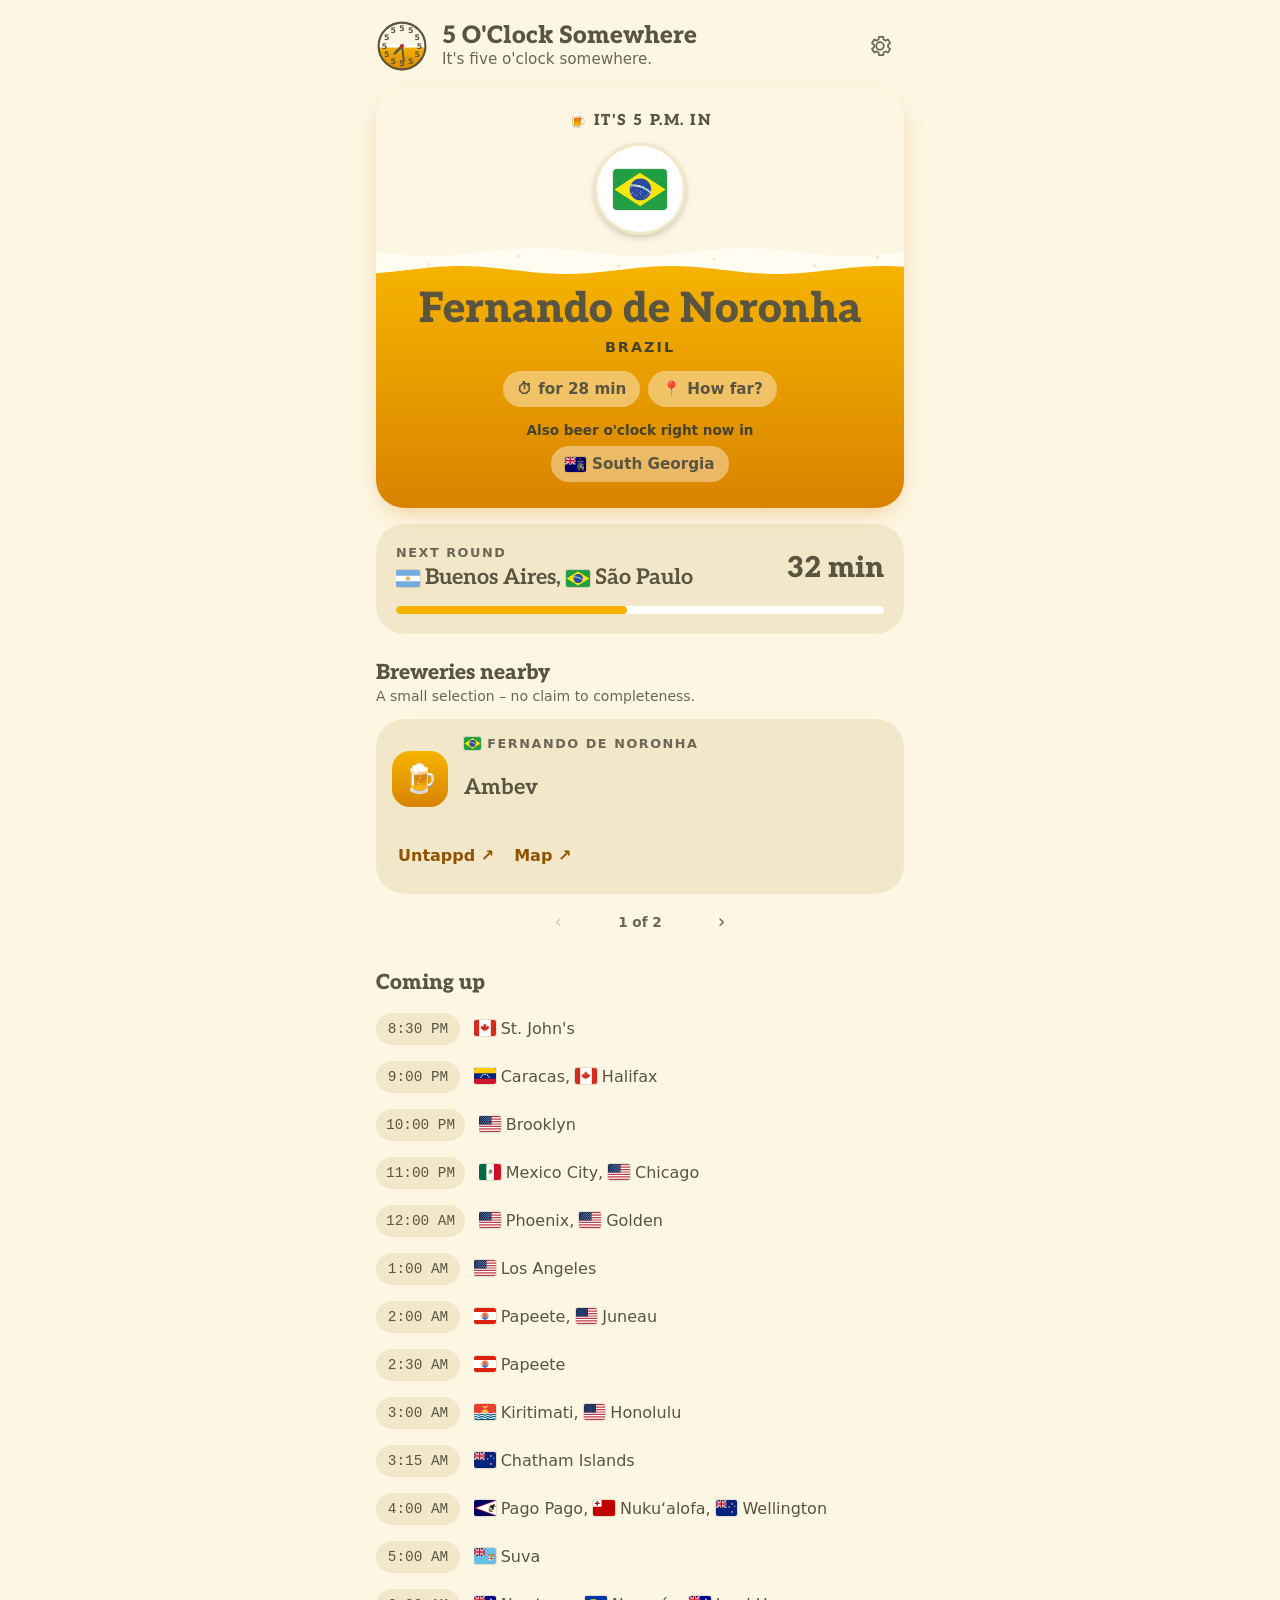
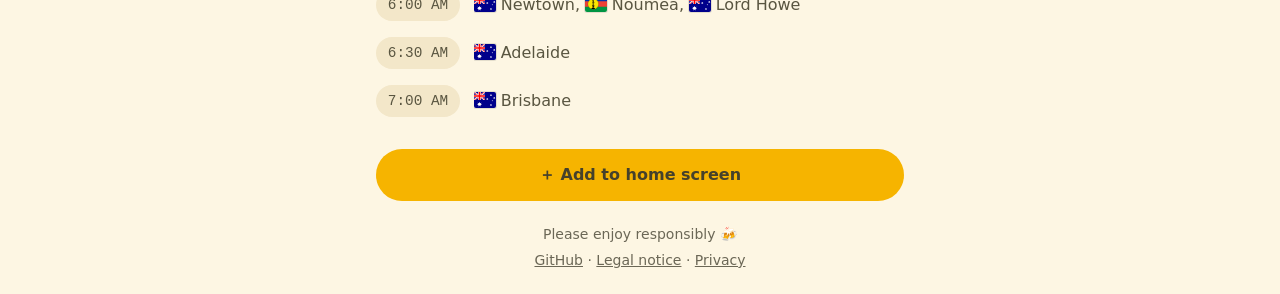
<file: web/index.html>
<!doctype html>
<html lang="de">
<head>
  <meta charset="utf-8">
  <meta name="viewport" content="width=device-width, initial-scale=1, viewport-fit=cover">
  <title>Irgendwo ist immer Vier</title>
  <meta name="description" content="Wo auf der Welt gerade Bierzeit ist – frei nach „Kein Bier vor Vier“. Where in the world it's five o'clock right now.">
  <meta name="theme-color" content="#FDF6E3">
  <meta name="color-scheme" content="light">
  <script>
    // Pick title, icon and install manifest before the page loads, so the
    // browser offers the matching edition for the home screen.
    (function () {
      var lang;
      try { lang = localStorage.getItem('lang'); } catch (e) {}
      if (lang !== 'de' && lang !== 'en') lang = (navigator.language || 'en').slice(0, 2) === 'de' ? 'de' : 'en';
      var e = lang === 'de' ? 'vier' : 'five';
      document.documentElement.lang = lang;
      document.title = lang === 'de' ? 'Irgendwo ist immer Vier' : "5 O'Clock Somewhere";
      document.write('<link rel="manifest" href="manifest-' + lang + '.webmanifest">' +
        '<link rel="icon" type="image/png" href="icons/' + e + '-64.png">' +
        '<link rel="apple-touch-icon" href="icons/' + e + '-180.png">');
    })();
  </script>
  <meta name="apple-mobile-web-app-capable" content="yes">
  <meta name="apple-mobile-web-app-status-bar-style" content="default">
  <link rel="preload" href="fonts/aleo.ttf" as="font" type="font/ttf" crossorigin>
  <link rel="stylesheet" href="css/style.css">
  <script type="module" src="js/app.js"></script>
</head>
<body>
  <main id="app" aria-live="off">
    <header class="top">
      <div id="dial" class="dial" aria-hidden="true"></div>
      <div class="titles">
        <h1 id="title"></h1>
        <p id="tagline" class="soft"></p>
      </div>
      <button id="open-settings" class="icon-button" type="button">
        <svg viewBox="0 0 24 24" aria-hidden="true"><path d="M19.4 13a7.5 7.5 0 0 0 0-2l2-1.6-2-3.4-2.4 1a7 7 0 0 0-1.7-1L15 3.5h-4L10.7 6a7 7 0 0 0-1.7 1l-2.4-1-2 3.4L6.6 11a7.5 7.5 0 0 0 0 2l-2 1.6 2 3.4 2.4-1a7 7 0 0 0 1.7 1l.3 2.5h4l.3-2.5a7 7 0 0 0 1.7-1l2.4 1 2-3.4zM12 15.5a3.5 3.5 0 1 1 0-7 3.5 3.5 0 0 1 0 7z" fill="none" stroke="currentColor" stroke-width="1.6" stroke-linejoin="round"/></svg>
        <span class="visually-hidden" id="settings-label"></span>
      </button>
    </header>

    <section class="glass" id="glass" aria-labelledby="saying"></section>
    <section class="card next" id="next"></section>

    <section aria-labelledby="breweries-title">
      <h2 class="section-title" id="breweries-title"></h2>
      <p class="soft small" id="selection-note"></p>
      <div id="carousel"></div>
    </section>

    <section aria-labelledby="upcoming-title">
      <h2 class="section-title" id="upcoming-title"></h2>
      <ol class="upcoming" id="upcoming"></ol>
    </section>

    <button id="install" class="install" type="button" hidden></button>
    <p id="install-hint" class="install-hint" role="status" hidden></p>

    <footer>
      <p id="responsibly"></p>
      <p class="links">
        <a href="https://github.com/omphteliba/kein-bier-vor-vier" rel="noopener">GitHub</a> ·
        <a id="imprint-link" href="impressum.html"></a> ·
        <a id="privacy-link" href="datenschutz.html"></a>
      </p>
    </footer>
  </main>

  <dialog id="settings" aria-labelledby="settings-title">
    <form method="dialog">
      <h2 id="settings-title"></h2>
      <fieldset>
        <legend id="saying-legend"></legend>
        <label><input type="radio" name="edition" value="auto"> <span id="edition-auto"></span></label>
        <label><input type="radio" name="edition" value="vier"> <span id="edition-vier"></span></label>
        <label><input type="radio" name="edition" value="five"> <span id="edition-five"></span></label>
      </fieldset>
      <fieldset>
        <legend id="language-legend"></legend>
        <label><input type="radio" name="lang" value="auto"> <span id="lang-auto"></span></label>
        <label><input type="radio" name="lang" value="de"> Deutsch</label>
        <label><input type="radio" name="lang" value="en"> English</label>
      </fieldset>
      <div class="dialog-actions"><button id="close-settings" value="close"></button></div>
    </form>
  </dialog>

  <noscript><p class="noscript">Diese Seite braucht JavaScript. · This page needs JavaScript.</p></noscript>
</body>
</html>
</file>
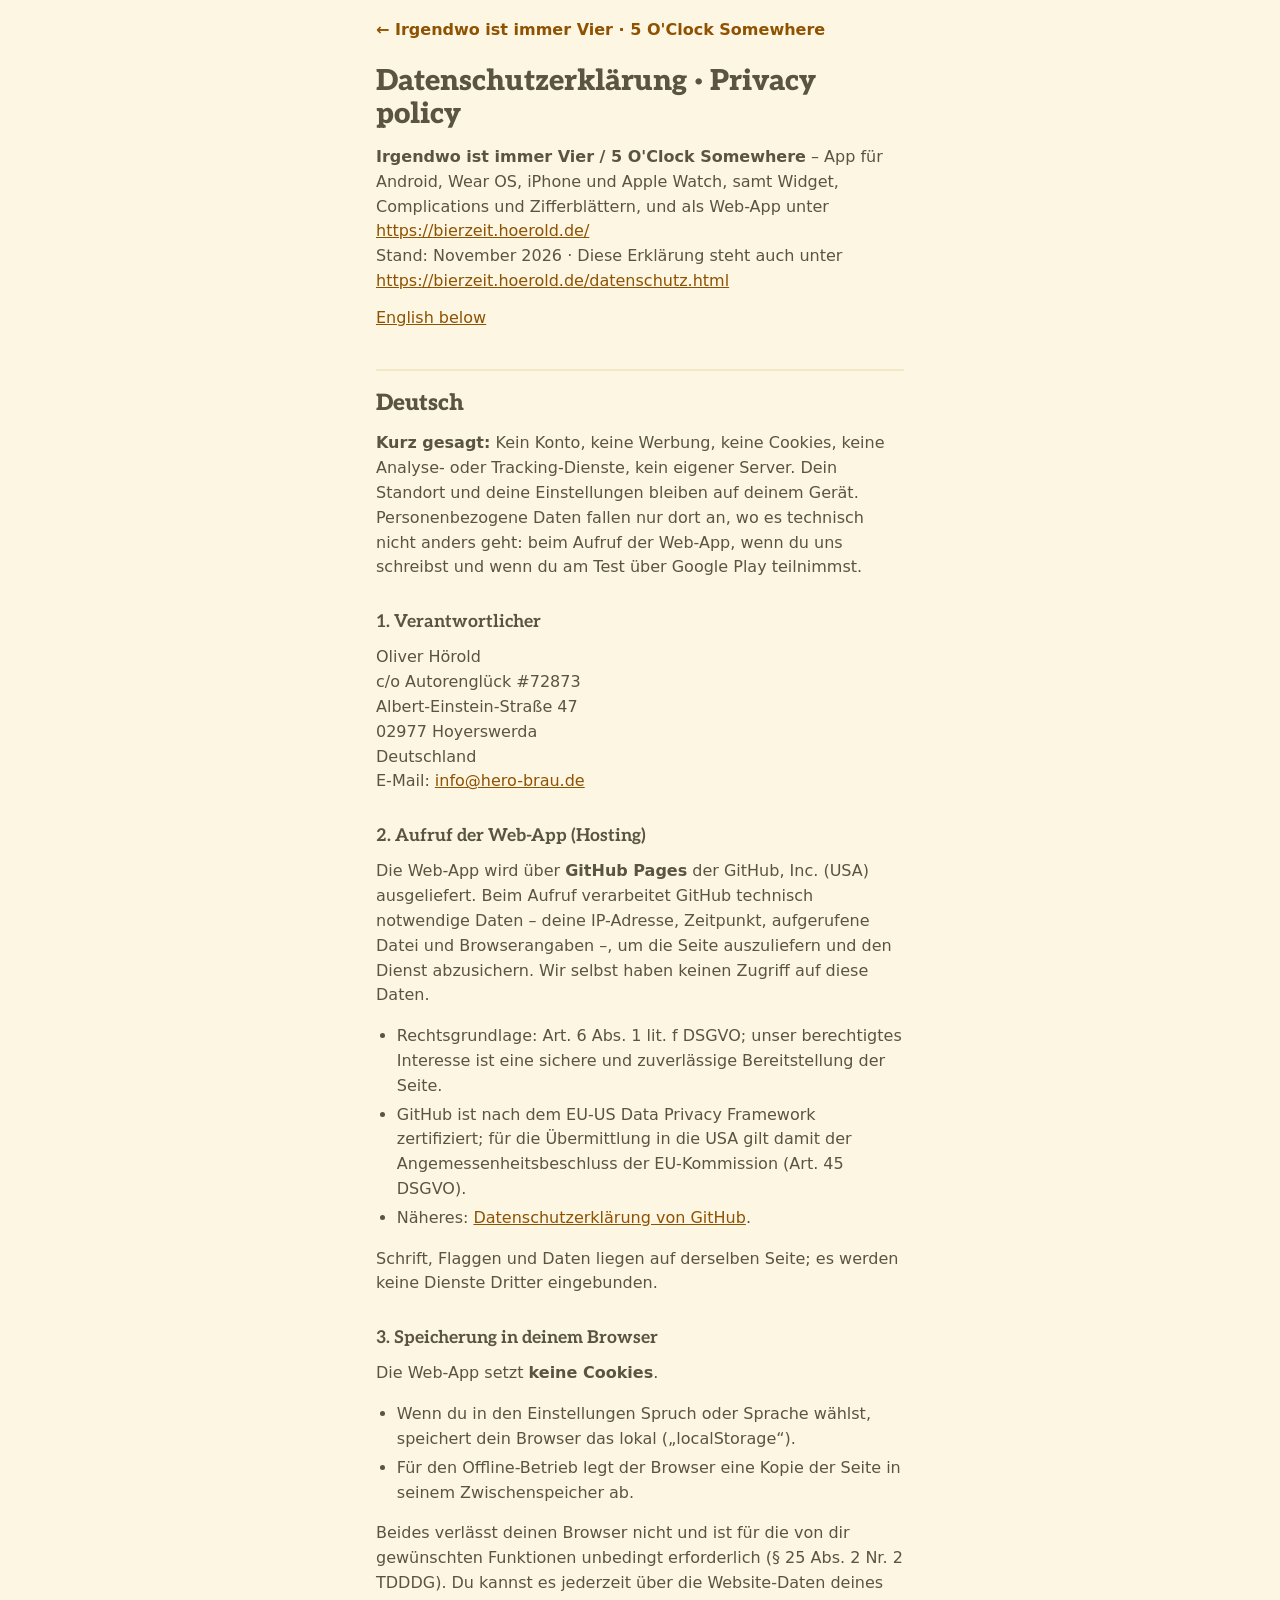
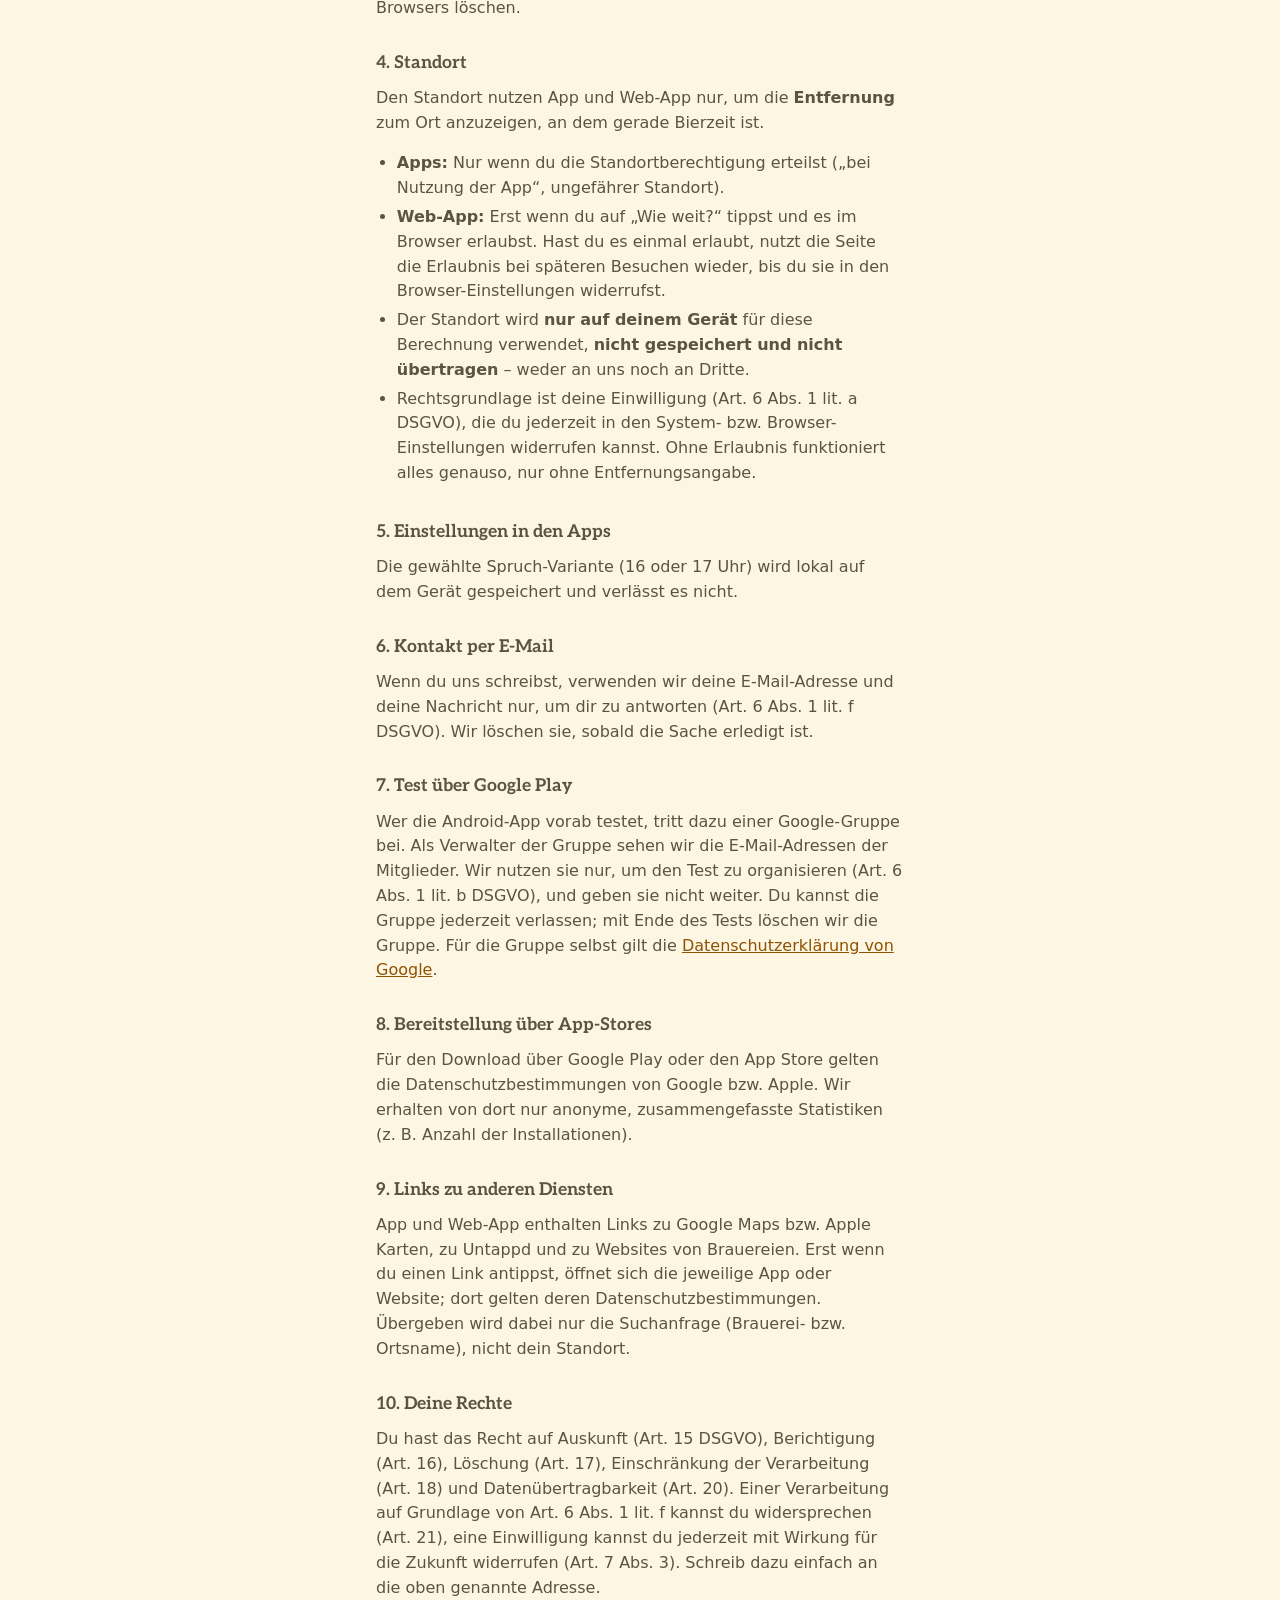
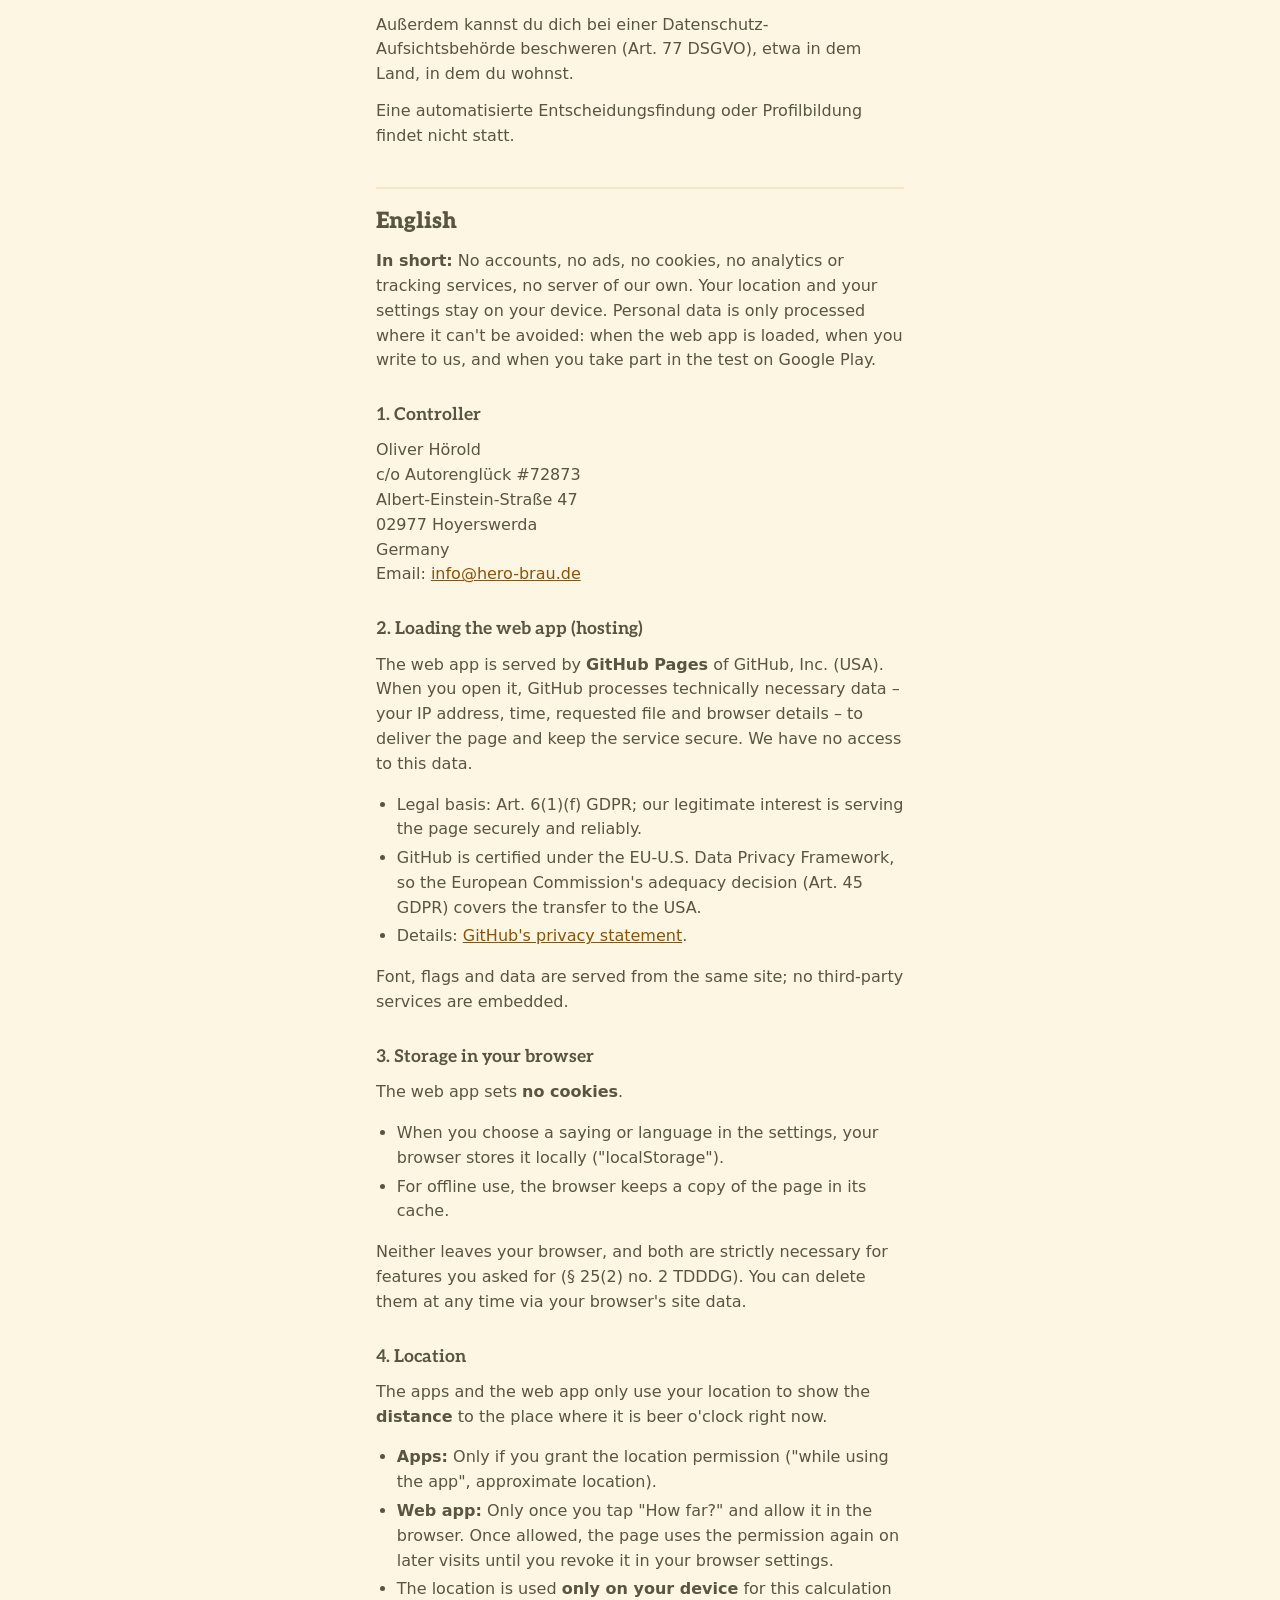
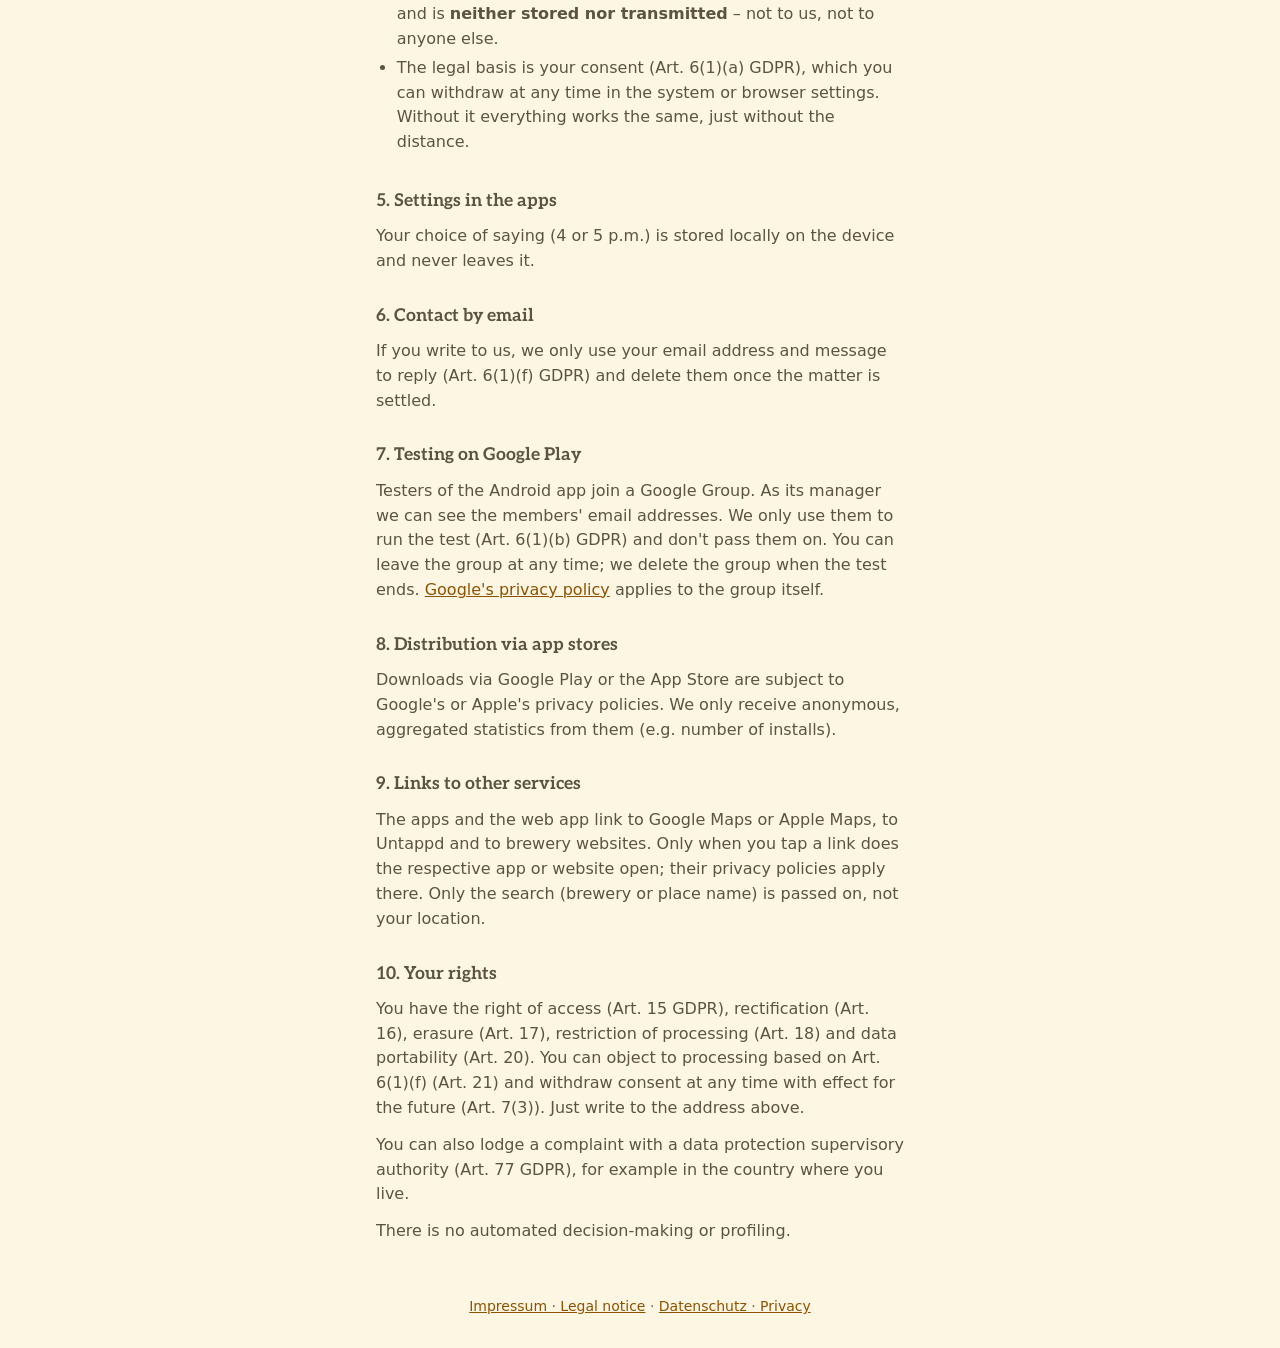
<file: web/datenschutz.html>
<!doctype html>
<!-- Generated by tools/make_legal.py from docs/ – edit the Markdown there. -->
<html lang="de">
<head>
  <meta charset="utf-8">
  <meta name="viewport" content="width=device-width, initial-scale=1">
  <title>Datenschutz · Privacy – Irgendwo ist immer Vier</title>
  <meta name="color-scheme" content="light">
  <link rel="icon" type="image/png" href="icons/vier-64.png">
  <link rel="stylesheet" href="css/style.css">
</head>
<body>
  <main class="legal">
    <p><a class="back" href="./">← Irgendwo ist immer Vier · 5 O'Clock Somewhere</a></p>
<h1>Datenschutzerklärung · Privacy policy</h1>
<p><strong>Irgendwo ist immer Vier / 5 O'Clock Somewhere</strong> – App für Android, Wear OS, iPhone und Apple Watch, samt Widget, Complications und Zifferblättern, und als Web-App unter <a href="https://bierzeit.hoerold.de/" rel="noopener">https://bierzeit.hoerold.de/</a><br>
Stand: November 2026 · Diese Erklärung steht auch unter <a href="https://bierzeit.hoerold.de/datenschutz.html" rel="noopener">https://bierzeit.hoerold.de/datenschutz.html</a></p>
<p><a href="#english">English below</a></p>
<h2 id="deutsch">Deutsch</h2>
<p><strong>Kurz gesagt:</strong> Kein Konto, keine Werbung, keine Cookies, keine Analyse- oder Tracking-Dienste, kein eigener Server. Dein Standort und deine Einstellungen bleiben auf deinem Gerät. Personenbezogene Daten fallen nur dort an, wo es technisch nicht anders geht: beim Aufruf der Web-App, wenn du uns schreibst und wenn du am Test über Google Play teilnimmst.</p>
<h3>1. Verantwortlicher</h3>
<p>Oliver Hörold<br>
c/o Autorenglück #72873<br>
Albert-Einstein-Straße 47<br>
02977 Hoyerswerda<br>
Deutschland<br>
E-Mail: <a href="mailto:info@hero-brau.de">info@hero-brau.de</a></p>
<h3>2. Aufruf der Web-App (Hosting)</h3>
<p>Die Web-App wird über <strong>GitHub Pages</strong> der GitHub, Inc. (USA) ausgeliefert. Beim Aufruf verarbeitet GitHub technisch notwendige Daten – deine IP-Adresse, Zeitpunkt, aufgerufene Datei und Browserangaben –, um die Seite auszuliefern und den Dienst abzusichern. Wir selbst haben keinen Zugriff auf diese Daten.</p>
<ul>
<li>Rechtsgrundlage: Art. 6 Abs. 1 lit. f DSGVO; unser berechtigtes Interesse ist eine sichere und zuverlässige Bereitstellung der Seite.</li>
<li>GitHub ist nach dem EU-US Data Privacy Framework zertifiziert; für die Übermittlung in die USA gilt damit der Angemessenheitsbeschluss der EU-Kommission (Art. 45 DSGVO).</li>
<li>Näheres: <a href="https://docs.github.com/de/site-policy/privacy-policies/github-general-privacy-statement" rel="noopener">Datenschutzerklärung von GitHub</a>.</li>
</ul>
<p>Schrift, Flaggen und Daten liegen auf derselben Seite; es werden keine Dienste Dritter eingebunden.</p>
<h3>3. Speicherung in deinem Browser</h3>
<p>Die Web-App setzt <strong>keine Cookies</strong>.</p>
<ul>
<li>Wenn du in den Einstellungen Spruch oder Sprache wählst, speichert dein Browser das lokal („localStorage“).</li>
<li>Für den Offline-Betrieb legt der Browser eine Kopie der Seite in seinem Zwischenspeicher ab.</li>
</ul>
<p>Beides verlässt deinen Browser nicht und ist für die von dir gewünschten Funktionen unbedingt erforderlich (§ 25 Abs. 2 Nr. 2 TDDDG). Du kannst es jederzeit über die Website-Daten deines Browsers löschen.</p>
<h3>4. Standort</h3>
<p>Den Standort nutzen App und Web-App nur, um die <strong>Entfernung</strong> zum Ort anzuzeigen, an dem gerade Bierzeit ist.</p>
<ul>
<li><strong>Apps:</strong> Nur wenn du die Standortberechtigung erteilst („bei Nutzung der App“, ungefährer Standort).</li>
<li><strong>Web-App:</strong> Erst wenn du auf „Wie weit?“ tippst und es im Browser erlaubst. Hast du es einmal erlaubt, nutzt die Seite die Erlaubnis bei späteren Besuchen wieder, bis du sie in den Browser-Einstellungen widerrufst.</li>
<li>Der Standort wird <strong>nur auf deinem Gerät</strong> für diese Berechnung verwendet, <strong>nicht gespeichert und nicht übertragen</strong> – weder an uns noch an Dritte.</li>
<li>Rechtsgrundlage ist deine Einwilligung (Art. 6 Abs. 1 lit. a DSGVO), die du jederzeit in den System- bzw. Browser-Einstellungen widerrufen kannst. Ohne Erlaubnis funktioniert alles genauso, nur ohne Entfernungsangabe.</li>
</ul>
<h3>5. Einstellungen in den Apps</h3>
<p>Die gewählte Spruch-Variante (16 oder 17 Uhr) wird lokal auf dem Gerät gespeichert und verlässt es nicht.</p>
<h3>6. Kontakt per E-Mail</h3>
<p>Wenn du uns schreibst, verwenden wir deine E-Mail-Adresse und deine Nachricht nur, um dir zu antworten (Art. 6 Abs. 1 lit. f DSGVO). Wir löschen sie, sobald die Sache erledigt ist.</p>
<h3>7. Test über Google Play</h3>
<p>Wer die Android-App vorab testet, tritt dazu einer Google-Gruppe bei. Als Verwalter der Gruppe sehen wir die E-Mail-Adressen der Mitglieder. Wir nutzen sie nur, um den Test zu organisieren (Art. 6 Abs. 1 lit. b DSGVO), und geben sie nicht weiter. Du kannst die Gruppe jederzeit verlassen; mit Ende des Tests löschen wir die Gruppe. Für die Gruppe selbst gilt die <a href="https://policies.google.com/privacy" rel="noopener">Datenschutzerklärung von Google</a>.</p>
<h3>8. Bereitstellung über App-Stores</h3>
<p>Für den Download über Google Play oder den App Store gelten die Datenschutzbestimmungen von Google bzw. Apple. Wir erhalten von dort nur anonyme, zusammengefasste Statistiken (z. B. Anzahl der Installationen).</p>
<h3>9. Links zu anderen Diensten</h3>
<p>App und Web-App enthalten Links zu Google Maps bzw. Apple Karten, zu Untappd und zu Websites von Brauereien. Erst wenn du einen Link antippst, öffnet sich die jeweilige App oder Website; dort gelten deren Datenschutzbestimmungen. Übergeben wird dabei nur die Suchanfrage (Brauerei- bzw. Ortsname), nicht dein Standort.</p>
<h3>10. Deine Rechte</h3>
<p>Du hast das Recht auf Auskunft (Art. 15 DSGVO), Berichtigung (Art. 16), Löschung (Art. 17), Einschränkung der Verarbeitung (Art. 18) und Datenübertragbarkeit (Art. 20). Einer Verarbeitung auf Grundlage von Art. 6 Abs. 1 lit. f kannst du widersprechen (Art. 21), eine Einwilligung kannst du jederzeit mit Wirkung für die Zukunft widerrufen (Art. 7 Abs. 3). Schreib dazu einfach an die oben genannte Adresse.</p>
<p>Außerdem kannst du dich bei einer Datenschutz-Aufsichtsbehörde beschweren (Art. 77 DSGVO), etwa in dem Land, in dem du wohnst.</p>
<p>Eine automatisierte Entscheidungsfindung oder Profilbildung findet nicht statt.</p>
<h2 id="english">English</h2>
<p><strong>In short:</strong> No accounts, no ads, no cookies, no analytics or tracking services, no server of our own. Your location and your settings stay on your device. Personal data is only processed where it can't be avoided: when the web app is loaded, when you write to us, and when you take part in the test on Google Play.</p>
<h3>1. Controller</h3>
<p>Oliver Hörold<br>
c/o Autorenglück #72873<br>
Albert-Einstein-Straße 47<br>
02977 Hoyerswerda<br>
Germany<br>
Email: <a href="mailto:info@hero-brau.de">info@hero-brau.de</a></p>
<h3>2. Loading the web app (hosting)</h3>
<p>The web app is served by <strong>GitHub Pages</strong> of GitHub, Inc. (USA). When you open it, GitHub processes technically necessary data – your IP address, time, requested file and browser details – to deliver the page and keep the service secure. We have no access to this data.</p>
<ul>
<li>Legal basis: Art. 6(1)(f) GDPR; our legitimate interest is serving the page securely and reliably.</li>
<li>GitHub is certified under the EU-U.S. Data Privacy Framework, so the European Commission's adequacy decision (Art. 45 GDPR) covers the transfer to the USA.</li>
<li>Details: <a href="https://docs.github.com/en/site-policy/privacy-policies/github-general-privacy-statement" rel="noopener">GitHub's privacy statement</a>.</li>
</ul>
<p>Font, flags and data are served from the same site; no third-party services are embedded.</p>
<h3>3. Storage in your browser</h3>
<p>The web app sets <strong>no cookies</strong>.</p>
<ul>
<li>When you choose a saying or language in the settings, your browser stores it locally ("localStorage").</li>
<li>For offline use, the browser keeps a copy of the page in its cache.</li>
</ul>
<p>Neither leaves your browser, and both are strictly necessary for features you asked for (§ 25(2) no. 2 TDDDG). You can delete them at any time via your browser's site data.</p>
<h3>4. Location</h3>
<p>The apps and the web app only use your location to show the <strong>distance</strong> to the place where it is beer o'clock right now.</p>
<ul>
<li><strong>Apps:</strong> Only if you grant the location permission ("while using the app", approximate location).</li>
<li><strong>Web app:</strong> Only once you tap "How far?" and allow it in the browser. Once allowed, the page uses the permission again on later visits until you revoke it in your browser settings.</li>
<li>The location is used <strong>only on your device</strong> for this calculation and is <strong>neither stored nor transmitted</strong> – not to us, not to anyone else.</li>
<li>The legal basis is your consent (Art. 6(1)(a) GDPR), which you can withdraw at any time in the system or browser settings. Without it everything works the same, just without the distance.</li>
</ul>
<h3>5. Settings in the apps</h3>
<p>Your choice of saying (4 or 5 p.m.) is stored locally on the device and never leaves it.</p>
<h3>6. Contact by email</h3>
<p>If you write to us, we only use your email address and message to reply (Art. 6(1)(f) GDPR) and delete them once the matter is settled.</p>
<h3>7. Testing on Google Play</h3>
<p>Testers of the Android app join a Google Group. As its manager we can see the members' email addresses. We only use them to run the test (Art. 6(1)(b) GDPR) and don't pass them on. You can leave the group at any time; we delete the group when the test ends. <a href="https://policies.google.com/privacy" rel="noopener">Google's privacy policy</a> applies to the group itself.</p>
<h3>8. Distribution via app stores</h3>
<p>Downloads via Google Play or the App Store are subject to Google's or Apple's privacy policies. We only receive anonymous, aggregated statistics from them (e.g. number of installs).</p>
<h3>9. Links to other services</h3>
<p>The apps and the web app link to Google Maps or Apple Maps, to Untappd and to brewery websites. Only when you tap a link does the respective app or website open; their privacy policies apply there. Only the search (brewery or place name) is passed on, not your location.</p>
<h3>10. Your rights</h3>
<p>You have the right of access (Art. 15 GDPR), rectification (Art. 16), erasure (Art. 17), restriction of processing (Art. 18) and data portability (Art. 20). You can object to processing based on Art. 6(1)(f) (Art. 21) and withdraw consent at any time with effect for the future (Art. 7(3)). Just write to the address above.</p>
<p>You can also lodge a complaint with a data protection supervisory authority (Art. 77 GDPR), for example in the country where you live.</p>
<p>There is no automated decision-making or profiling.</p>
    <footer>
      <p class="links"><a href="impressum.html">Impressum · Legal notice</a> · <a href="datenschutz.html">Datenschutz · Privacy</a></p>
    </footer>
  </main>
</body>
</html>
</file>
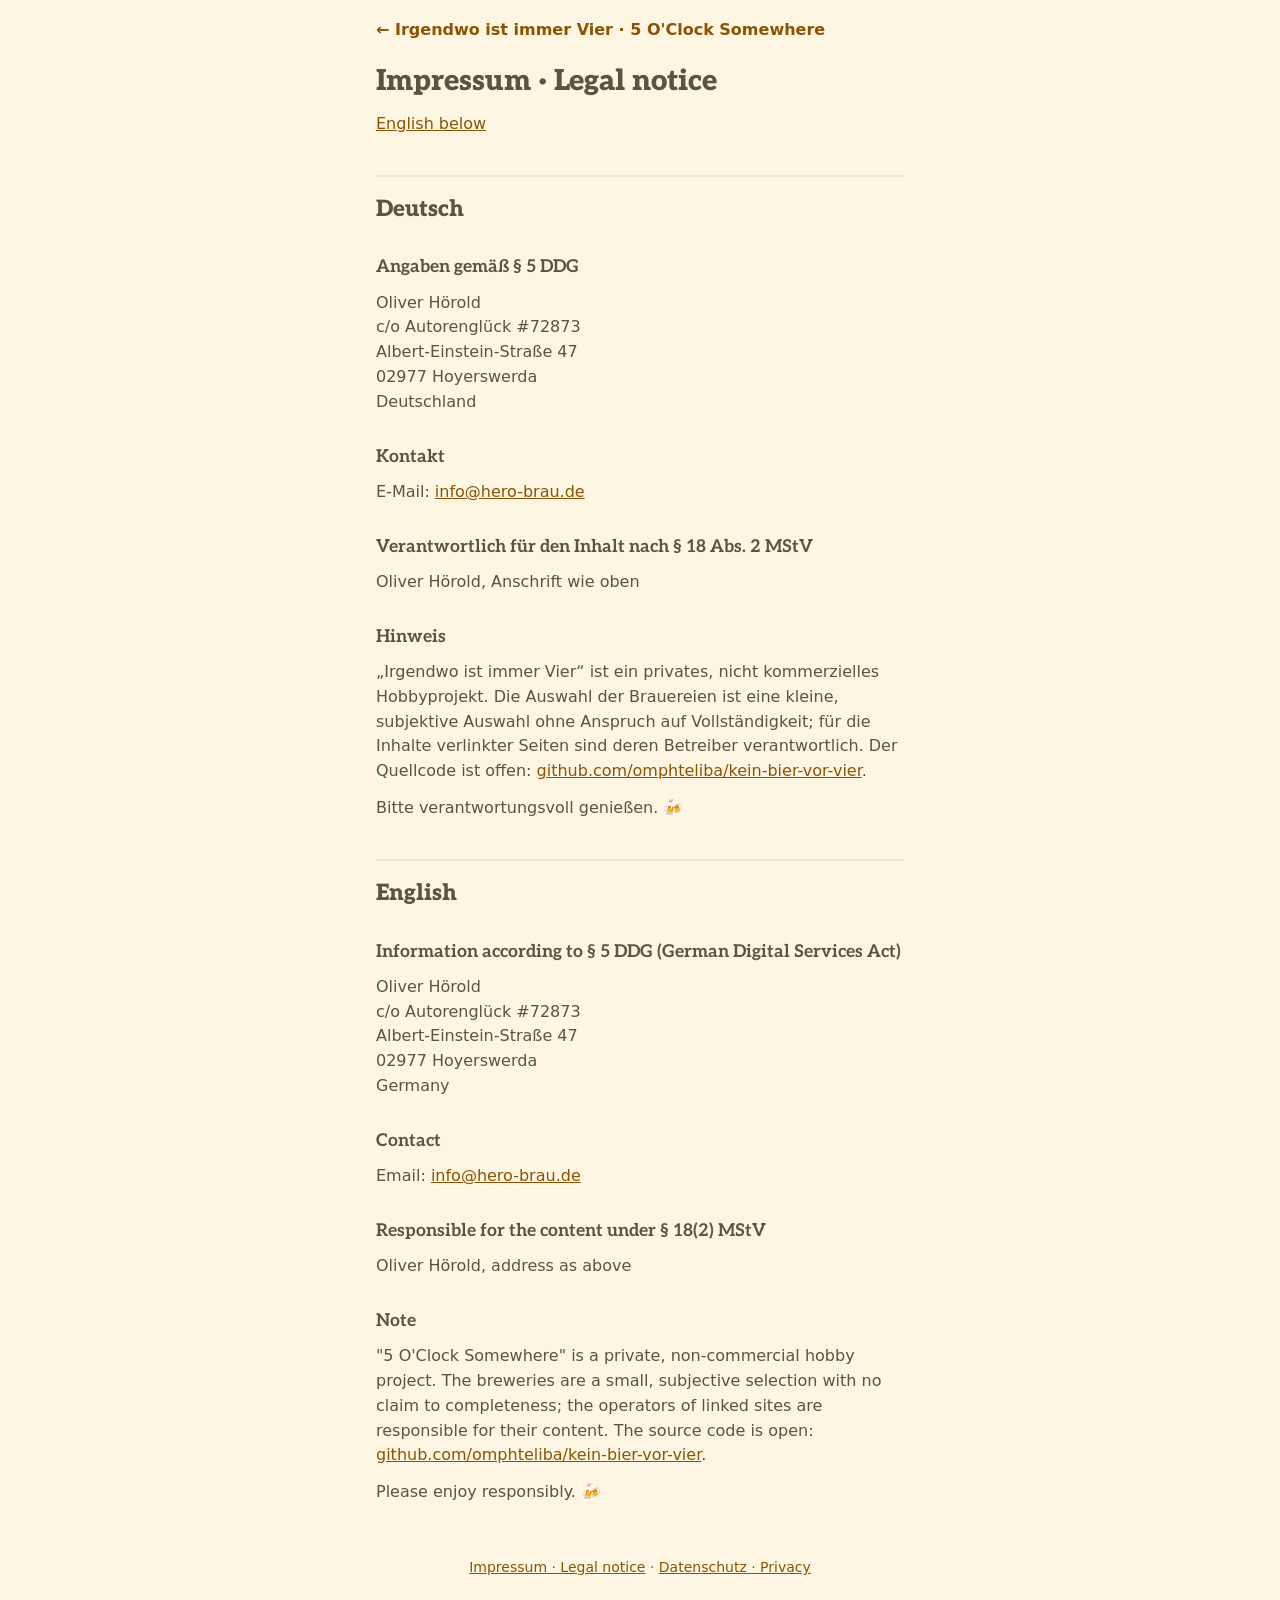
<file: web/impressum.html>
<!doctype html>
<!-- Generated by tools/make_legal.py from docs/ – edit the Markdown there. -->
<html lang="de">
<head>
  <meta charset="utf-8">
  <meta name="viewport" content="width=device-width, initial-scale=1">
  <title>Impressum · Legal notice – Irgendwo ist immer Vier</title>
  <meta name="color-scheme" content="light">
  <link rel="icon" type="image/png" href="icons/vier-64.png">
  <link rel="stylesheet" href="css/style.css">
</head>
<body>
  <main class="legal">
    <p><a class="back" href="./">← Irgendwo ist immer Vier · 5 O'Clock Somewhere</a></p>
<h1>Impressum · Legal notice</h1>
<p><a href="#english">English below</a></p>
<h2 id="deutsch">Deutsch</h2>
<h3>Angaben gemäß § 5 DDG</h3>
<p>Oliver Hörold<br>
c/o Autorenglück #72873<br>
Albert-Einstein-Straße 47<br>
02977 Hoyerswerda<br>
Deutschland</p>
<h3>Kontakt</h3>
<p>E-Mail: <a href="mailto:info@hero-brau.de">info@hero-brau.de</a></p>
<h3>Verantwortlich für den Inhalt nach § 18 Abs. 2 MStV</h3>
<p>Oliver Hörold, Anschrift wie oben</p>
<h3>Hinweis</h3>
<p>„Irgendwo ist immer Vier“ ist ein privates, nicht kommerzielles Hobbyprojekt. Die Auswahl der Brauereien ist eine kleine, subjektive Auswahl ohne Anspruch auf Vollständigkeit; für die Inhalte verlinkter Seiten sind deren Betreiber verantwortlich. Der Quellcode ist offen: <a href="https://github.com/omphteliba/kein-bier-vor-vier" rel="noopener">github.com/omphteliba/kein-bier-vor-vier</a>.</p>
<p>Bitte verantwortungsvoll genießen. 🍻</p>
<h2 id="english">English</h2>
<h3>Information according to § 5 DDG (German Digital Services Act)</h3>
<p>Oliver Hörold<br>
c/o Autorenglück #72873<br>
Albert-Einstein-Straße 47<br>
02977 Hoyerswerda<br>
Germany</p>
<h3>Contact</h3>
<p>Email: <a href="mailto:info@hero-brau.de">info@hero-brau.de</a></p>
<h3>Responsible for the content under § 18(2) MStV</h3>
<p>Oliver Hörold, address as above</p>
<h3>Note</h3>
<p>"5 O'Clock Somewhere" is a private, non-commercial hobby project. The breweries are a small, subjective selection with no claim to completeness; the operators of linked sites are responsible for their content. The source code is open: <a href="https://github.com/omphteliba/kein-bier-vor-vier" rel="noopener">github.com/omphteliba/kein-bier-vor-vier</a>.</p>
<p>Please enjoy responsibly. 🍻</p>
    <footer>
      <p class="links"><a href="impressum.html">Impressum · Legal notice</a> · <a href="datenschutz.html">Datenschutz · Privacy</a></p>
    </footer>
  </main>
</body>
</html>
</file>
<file: web/css/style.css>
/* The phone app's look: cream background, a glass of beer, Aleo for the big words. */
@font-face {
  font-family: 'Aleo';
  src: url('../fonts/aleo.ttf') format('truetype');
  font-weight: 100 900;
  font-display: swap;
}

:root {
  --cream: #FDF6E3;
  --foam: #F3E7C9;
  --foam-white: #FFFCF2;
  --amber: #F6B400;
  --dark-amber: #D98300;
  --red: #C62828;
  --ink: #595540;
  --ink-soft: #6B6756;
  --ink-deep: #45412B;
  --link: #8F5200; /* amber dark enough for text on foam (contrast 5:1) */
  --radius: 28px;
  --serif: 'Aleo', Georgia, serif;
  --sans: system-ui, -apple-system, 'Segoe UI', Roboto, sans-serif;
}

* { box-sizing: border-box; }

html { background: var(--cream); }

body {
  margin: 0;
  background: var(--cream);
  color: var(--ink);
  font-family: var(--sans);
  font-size: 1rem;
  line-height: 1.4;
  -webkit-text-size-adjust: 100%;
}

main {
  max-width: 560px;
  margin: 0 auto;
  padding: max(12px, env(safe-area-inset-top)) 16px max(24px, env(safe-area-inset-bottom));
  display: flex;
  flex-direction: column;
  gap: 16px;
}

h1, h2 { margin: 0; }
p { margin: 0; }
a { color: inherit; }
button { font: inherit; color: inherit; }

.soft { color: var(--ink-soft); }
.small { font-size: .875rem; }

.visually-hidden {
  position: absolute; width: 1px; height: 1px; overflow: hidden;
  clip: rect(0 0 0 0); white-space: nowrap;
}

:focus-visible { outline: 3px solid var(--dark-amber); outline-offset: 2px; }

/* ---- Header ---- */
.top { display: flex; align-items: center; gap: 14px; padding-top: 8px; }
.dial { width: 52px; height: 52px; flex: none; }
.dial svg { display: block; width: 100%; height: 100%; }
.titles { flex: 1; min-width: 0; }
.titles h1 { font-family: var(--serif); font-weight: 900; font-size: 1.5rem; line-height: 1.15; }
.titles p { font-size: .95rem; }

.icon-button {
  width: 48px; height: 48px; flex: none;
  border: 0; border-radius: 50%; background: transparent; cursor: pointer;
  color: var(--ink-soft);
  display: grid; place-items: center;
}
.icon-button svg { width: 26px; height: 26px; }
.icon-button:hover { background: var(--foam); }

/* ---- The glass ---- */
.glass {
  position: relative;
  border-radius: var(--radius);
  overflow: hidden;
  box-shadow: 0 8px 24px -8px rgba(217, 131, 0, .45);
  text-align: center;
}
.glass-top { background: var(--cream); padding: 22px 20px 26px; min-height: 170px; }
.saying {
  font-family: var(--serif); font-weight: 900; font-size: .95rem;
  letter-spacing: .1em; text-transform: uppercase; color: var(--ink);
}
.coaster {
  width: 92px; height: 92px; margin: 12px auto 0;
  border-radius: 50%; background: #fff; border: 3px solid var(--foam);
  box-shadow: 0 3px 6px rgba(0, 0, 0, .18);
  display: grid; place-items: center;
}
.coaster img { width: 54px; height: auto; border-radius: 4px; box-shadow: 0 0 0 1px rgba(0, 0, 0, .08); }

.glass-beer {
  position: relative;
  background: linear-gradient(var(--amber), var(--dark-amber));
  padding: 26px 20px 26px;
}
.foam {
  position: absolute; left: 0; right: 0; top: -18px; height: 36px; width: 100%;
  pointer-events: none;
}
.bubbles { position: absolute; inset: 0; overflow: hidden; pointer-events: none; }
.bubbles span {
  position: absolute; bottom: -10px; border-radius: 50%;
  background: rgba(255, 255, 255, .35);
  animation: rise linear infinite;
}
@keyframes rise {
  from { transform: translateY(0); }
  to { transform: translateY(var(--h, -400px)); }
}
@media (prefers-reduced-motion: reduce) {
  .bubbles span { animation: none; bottom: 40%; }
}
.glass-beer > :not(.foam, .bubbles) { position: relative; }

.place {
  font-family: var(--serif); font-weight: 900;
  font-size: clamp(2rem, 9vw, 2.6rem); line-height: 1.1;
  color: var(--ink); overflow-wrap: anywhere;
}
.place a { text-decoration: none; }
.place a:hover { text-decoration: underline; text-decoration-thickness: 2px; }
.country {
  margin-top: 4px; font-size: .9rem; font-weight: 600;
  letter-spacing: .14em; text-transform: uppercase; color: var(--ink-deep);
}

.pills, .chips { display: flex; flex-wrap: wrap; justify-content: center; gap: 8px; margin-top: 14px; }
.pill, .chip {
  display: inline-flex; align-items: center; gap: 6px;
  min-height: 36px; padding: 6px 14px;
  border-radius: 999px; border: 0;
  background: rgba(255, 255, 255, .4); color: var(--ink);
  font-size: .95rem; font-weight: 600; text-decoration: none;
}
button.pill, a.pill, .chip { cursor: pointer; }
button.pill:hover, a.pill:hover, .chip:hover { background: rgba(255, 255, 255, .6); }
.chip img, .flag-inline { width: 1.35em; height: auto; border-radius: 2px; box-shadow: 0 0 0 1px rgba(0, 0, 0, .1); vertical-align: -0.15em; }
.also { margin-top: 14px; font-size: .85rem; font-weight: 600; color: var(--ink-deep); }
.chips { margin-top: 6px; gap: 6px; }

/* ---- Cards ---- */
.card { background: var(--foam); border-radius: var(--radius); padding: 20px; }
.next { display: block; text-decoration: none; color: inherit; }
.next:hover { background: #EEDFBC; }
.next-row { display: flex; align-items: center; gap: 12px; }
.next-where { flex: 1; min-width: 0; }
.label { font-size: .8rem; font-weight: 600; letter-spacing: .12em; text-transform: uppercase; color: var(--ink-soft); }
.next-names {
  font-family: var(--serif); font-weight: 700; font-size: 1.35rem;
  white-space: nowrap; overflow: hidden; text-overflow: ellipsis;
}
.next-names img { width: 1.1em; }
.countdown { font-family: var(--serif); font-weight: 900; font-size: 1.8rem; white-space: nowrap; }
.progress { height: 8px; margin-top: 14px; border-radius: 999px; background: #fff; overflow: hidden; }
.progress > div { height: 100%; background: var(--amber); border-radius: 999px; }

.section-title { font-family: var(--serif); font-weight: 900; font-size: 1.3rem; padding-top: 8px; }

/* ---- Brewery carousel ---- */
.carousel-wrap { position: relative; margin-top: 12px; }
.carousel {
  display: flex; gap: 12px; margin: 0; padding: 0; list-style: none;
  overflow-x: auto; scroll-snap-type: x mandatory; scrollbar-width: none;
  border-radius: var(--radius);
}
.carousel::-webkit-scrollbar { display: none; }
.carousel > li { flex: 0 0 100%; scroll-snap-align: start; }
.brewery { height: 100%; padding: 16px; }
.brewery-head { display: flex; align-items: center; gap: 16px; }
.tile {
  width: 56px; height: 56px; flex: none; border-radius: 18px;
  background: linear-gradient(var(--amber), var(--dark-amber));
  display: grid; place-items: center; font-size: 28px;
}
.brewery-town { font-size: .8rem; font-weight: 600; letter-spacing: .12em; text-transform: uppercase; color: var(--ink-soft); }
.brewery-name { font-family: var(--serif); font-weight: 700; font-size: 1.35rem; line-height: 1.2; }
.brewery-links { display: flex; flex-wrap: wrap; gap: 4px 20px; margin: 12px 0 0 6px; }
.brewery-links a {
  color: var(--link); font-weight: 700; text-decoration: none;
  min-height: 44px; display: inline-flex; align-items: center;
}
.brewery-links a:hover { text-decoration: underline; }
.nearby { display: flex; align-items: center; gap: 16px; text-decoration: none; height: 100%; }
.nearby:hover { background: #EEDFBC; }
.carousel-nav { display: flex; align-items: center; justify-content: center; gap: 12px; margin-top: 6px; }
.carousel-nav button {
  width: 44px; height: 44px; border: 0; border-radius: 50%; background: transparent;
  cursor: pointer; font-size: 1.2rem; color: var(--ink-soft);
}
.carousel-nav button:hover:not(:disabled) { background: var(--foam); }
.carousel-nav button:disabled { opacity: .3; cursor: default; }
.carousel-count { font-size: .85rem; font-weight: 600; color: var(--ink-soft); min-width: 7em; text-align: center; }

/* ---- Coming up ---- */
.upcoming { list-style: none; margin: 8px 0 0; padding: 0; }
.upcoming a {
  display: flex; align-items: center; gap: 14px; min-height: 48px;
  text-decoration: none; border-radius: 999px;
}
.upcoming a:hover { background: var(--foam); }
.time {
  flex: none; min-width: 84px; padding: 6px 10px; text-align: center;
  border-radius: 999px; background: var(--foam);
  font-family: ui-monospace, 'Cascadia Mono', Menlo, Consolas, monospace; font-size: .9rem;
}
.where { white-space: nowrap; overflow: hidden; text-overflow: ellipsis; }

.install {
  width: 100%; min-height: 52px; margin-top: 8px; border: 0; border-radius: 999px;
  background: var(--amber); color: var(--ink-deep); font-weight: 700; cursor: pointer;
}
.install:hover { background: #FFC21A; }
.install-hint { background: var(--foam); border-radius: 20px; padding: 14px 18px; color: var(--ink); font-size: .95rem; text-align: center; }

footer { text-align: center; color: var(--ink-soft); font-size: .875rem; display: grid; gap: 6px; padding-top: 8px; }

/* ---- Settings ---- */
dialog {
  border: 0; border-radius: var(--radius); background: var(--cream); color: var(--ink);
  padding: 24px; width: min(420px, calc(100% - 32px));
  box-shadow: 0 20px 50px rgba(0, 0, 0, .3);
}
dialog::backdrop { background: rgba(69, 65, 43, .45); }
dialog h2 { font-family: var(--serif); font-weight: 900; font-size: 1.3rem; }
fieldset { border: 0; margin: 16px 0 0; padding: 0; }
legend { font-weight: 700; margin-bottom: 4px; }
fieldset label { display: flex; align-items: center; gap: 12px; min-height: 44px; cursor: pointer; }
input[type=radio] { width: 20px; height: 20px; accent-color: var(--dark-amber); }
.dialog-actions { display: flex; justify-content: flex-end; margin-top: 12px; }
.dialog-actions button {
  border: 0; background: transparent; color: var(--link); font-weight: 700;
  min-height: 44px; padding: 0 16px; border-radius: 999px; cursor: pointer;
}
.dialog-actions button:hover { background: var(--foam); }

.noscript { padding: 24px; text-align: center; }

/* ---- Impressum and privacy policy ---- */
.legal { gap: 0; line-height: 1.55; }
.legal h1 { font-family: var(--serif); font-weight: 900; font-size: 1.8rem; line-height: 1.15; margin: 16px 0 8px; }
.legal h2 { font-family: var(--serif); font-weight: 900; font-size: 1.4rem; margin: 32px 0 4px; padding-top: 16px; border-top: 2px solid var(--foam); }
.legal h3 { font-family: var(--serif); font-weight: 700; font-size: 1.1rem; margin: 22px 0 4px; }
.legal p, .legal ul { margin: 6px 0; }
.legal ul { padding-left: 1.3em; }
.legal li { margin: 4px 0; }
.legal a { color: var(--link); overflow-wrap: anywhere; }
.legal .back { font-weight: 700; text-decoration: none; }
.legal footer { margin-top: 32px; }
</file>
